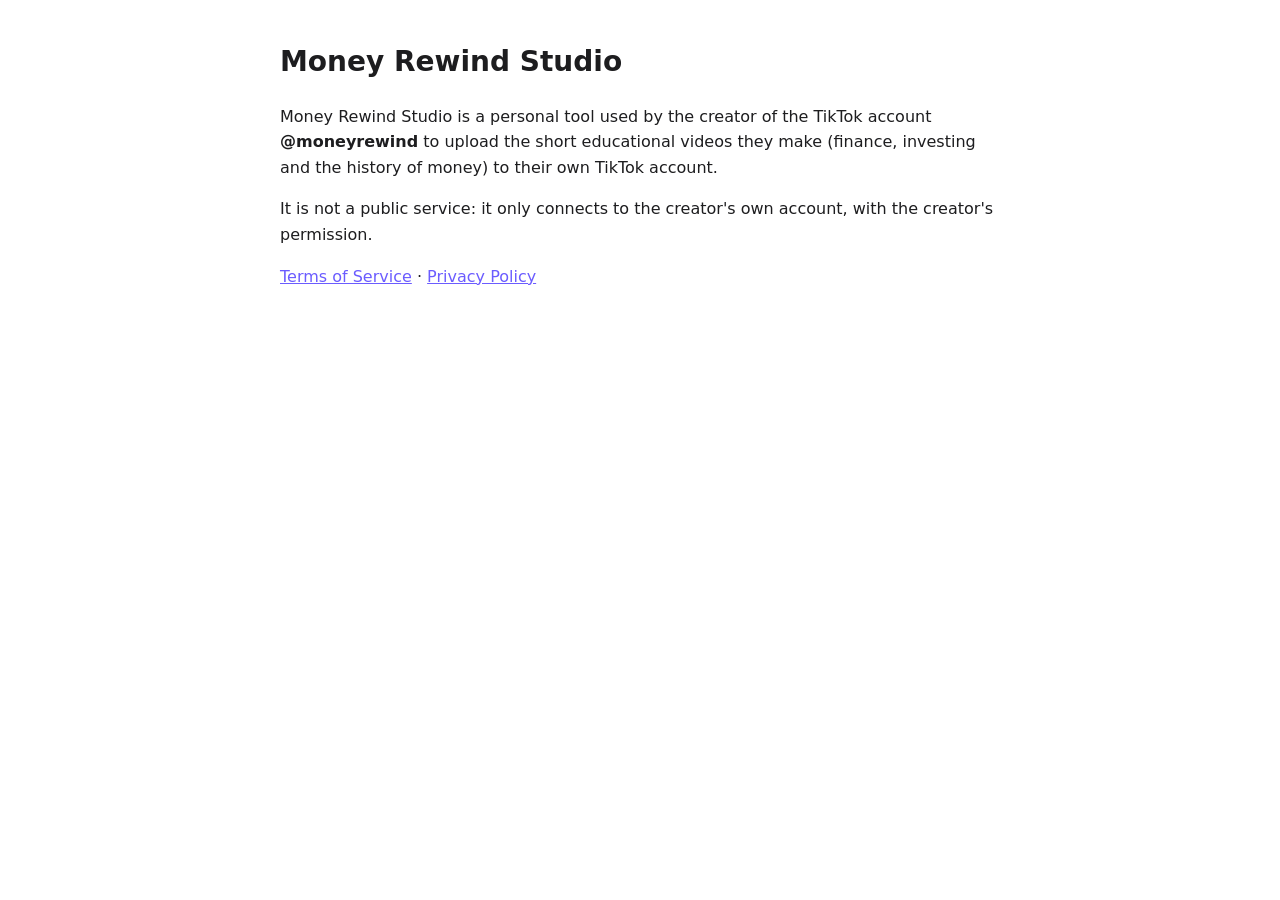
<file: index.html>
<!doctype html>
<html lang="en"><head><meta charset="utf-8"><meta name="viewport" content="width=device-width, initial-scale=1"><title>Money Rewind Studio</title><link rel="stylesheet" href="style.css"></head>
<body>
<h1>Money Rewind Studio</h1>
<p>Money Rewind Studio is a personal tool used by the creator of the TikTok account <b>@moneyrewind</b> to upload the short educational videos they make (finance, investing and the history of money) to their own TikTok account.</p>
<p>It is not a public service: it only connects to the creator's own account, with the creator's permission.</p>
<p><a href="terms/">Terms of Service</a> · <a href="privacy/">Privacy Policy</a></p>
</body></html>
</file>
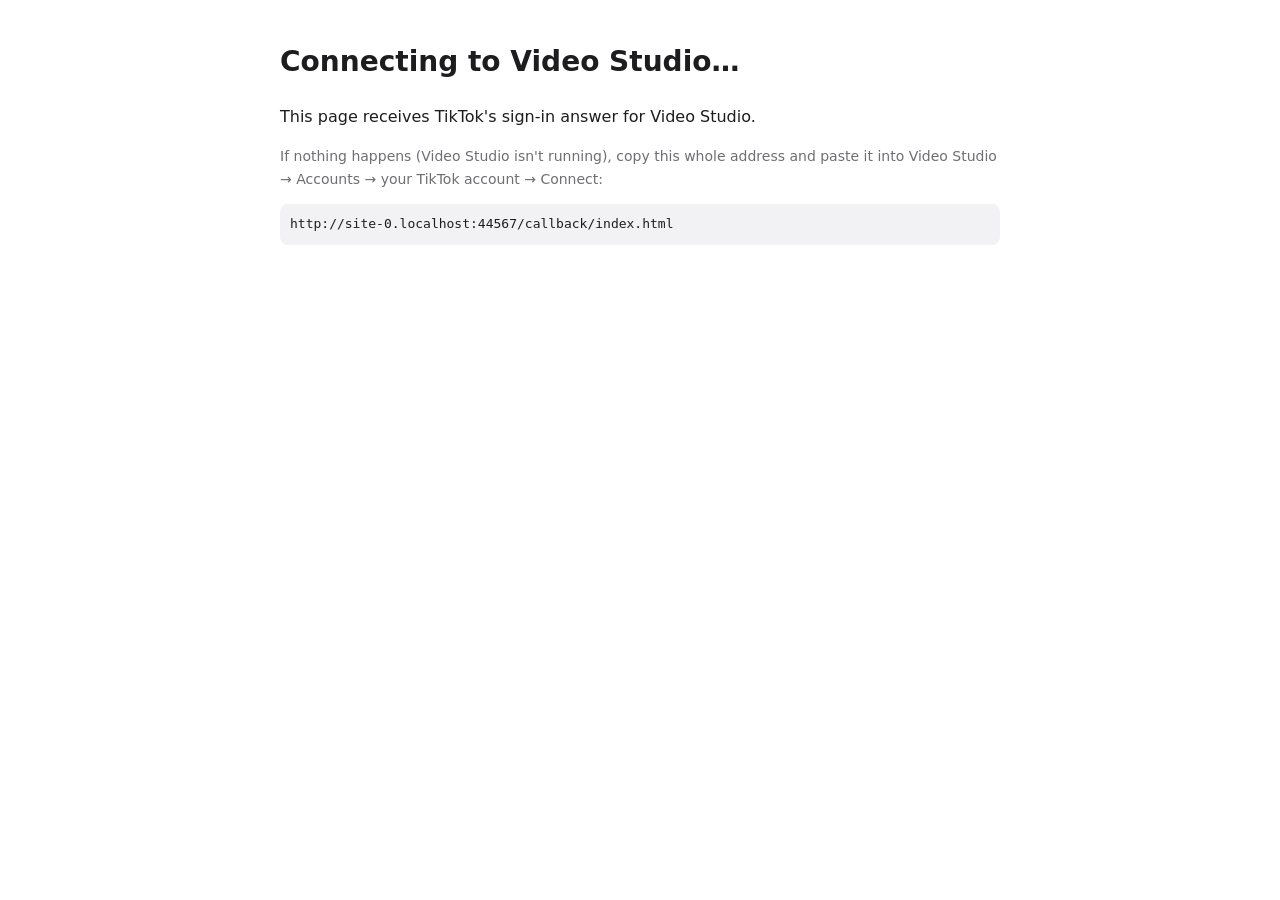
<file: callback/index.html>
<!doctype html>
<html lang="en"><head><meta charset="utf-8"><meta name="viewport" content="width=device-width, initial-scale=1"><title>Connecting to Video Studio…</title><link rel="stylesheet" href="../style.css"></head>
<body>
<h1>Connecting to Video Studio…</h1>
<p id="msg">Sending you back to Video Studio on this Mac.</p>
<p class="muted">If nothing happens (Video Studio isn't running), copy this whole address and paste it into Video Studio → Accounts → your TikTok account → Connect:</p>
<code id="addr"></code>
<script>
  document.getElementById("addr").textContent = location.href;
  if (location.search.includes("code=") || location.search.includes("error=")) {
    // Forward TikTok's answer to the Studio running on this computer.
    location.href = "http://localhost:4747/oauth/tiktok" + location.search;
  } else {
    document.getElementById("msg").textContent = "This page receives TikTok's sign-in answer for Video Studio.";
  }
</script>
</body></html>
</file>
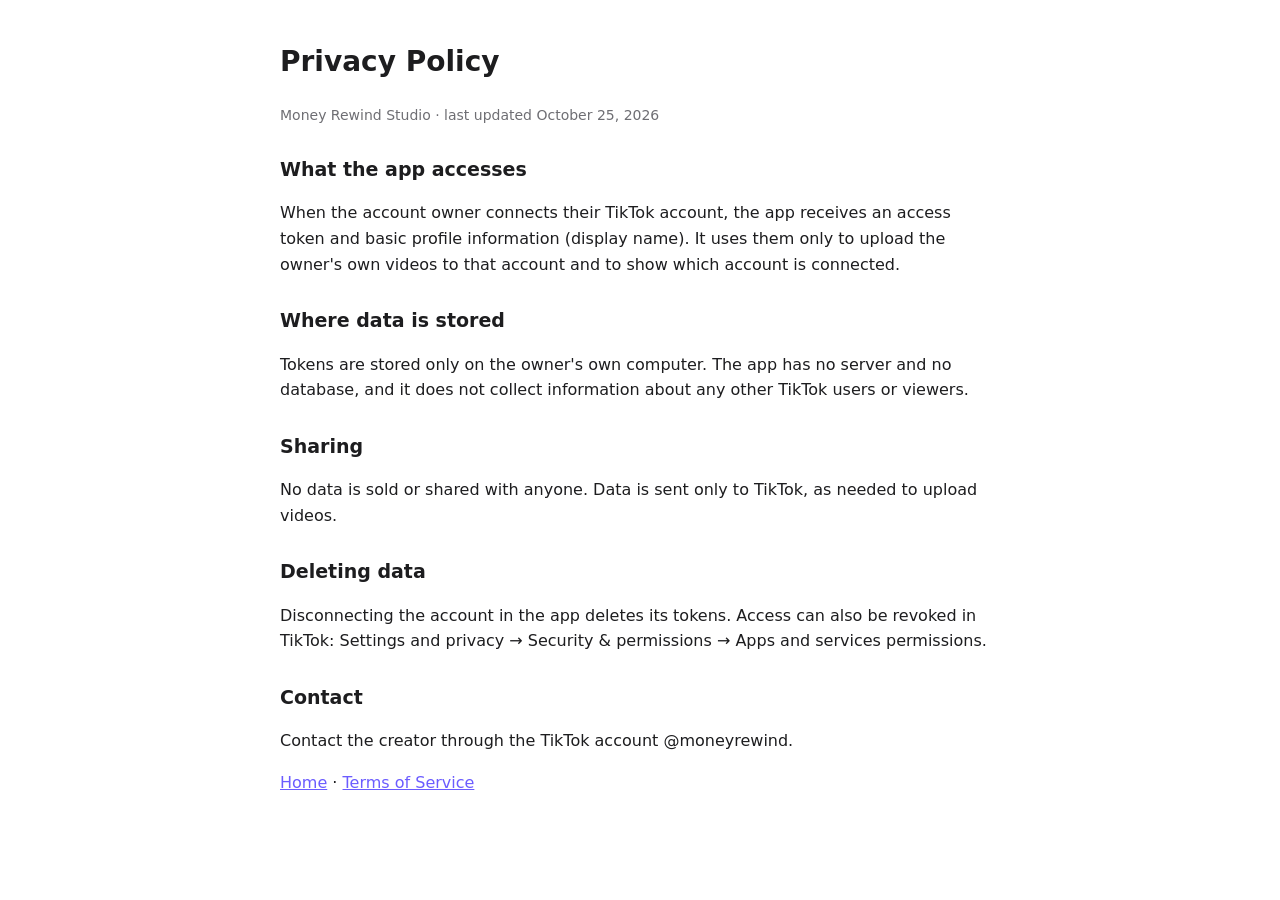
<file: privacy/index.html>
<!doctype html>
<html lang="en"><head><meta charset="utf-8"><meta name="viewport" content="width=device-width, initial-scale=1"><title>Privacy Policy</title><link rel="stylesheet" href="../style.css"></head>
<body>
<h1>Privacy Policy</h1>
<p class="muted">Money Rewind Studio · last updated October 25, 2026</p>
<h2>What the app accesses</h2>
<p>When the account owner connects their TikTok account, the app receives an access token and basic profile information (display name). It uses them only to upload the owner's own videos to that account and to show which account is connected.</p>
<h2>Where data is stored</h2>
<p>Tokens are stored only on the owner's own computer. The app has no server and no database, and it does not collect information about any other TikTok users or viewers.</p>
<h2>Sharing</h2>
<p>No data is sold or shared with anyone. Data is sent only to TikTok, as needed to upload videos.</p>
<h2>Deleting data</h2>
<p>Disconnecting the account in the app deletes its tokens. Access can also be revoked in TikTok: Settings and privacy → Security & permissions → Apps and services permissions.</p>
<h2>Contact</h2>
<p>Contact the creator through the TikTok account @moneyrewind.</p>
<p><a href="../">Home</a> · <a href="../terms/">Terms of Service</a></p>
</body></html>
</file>
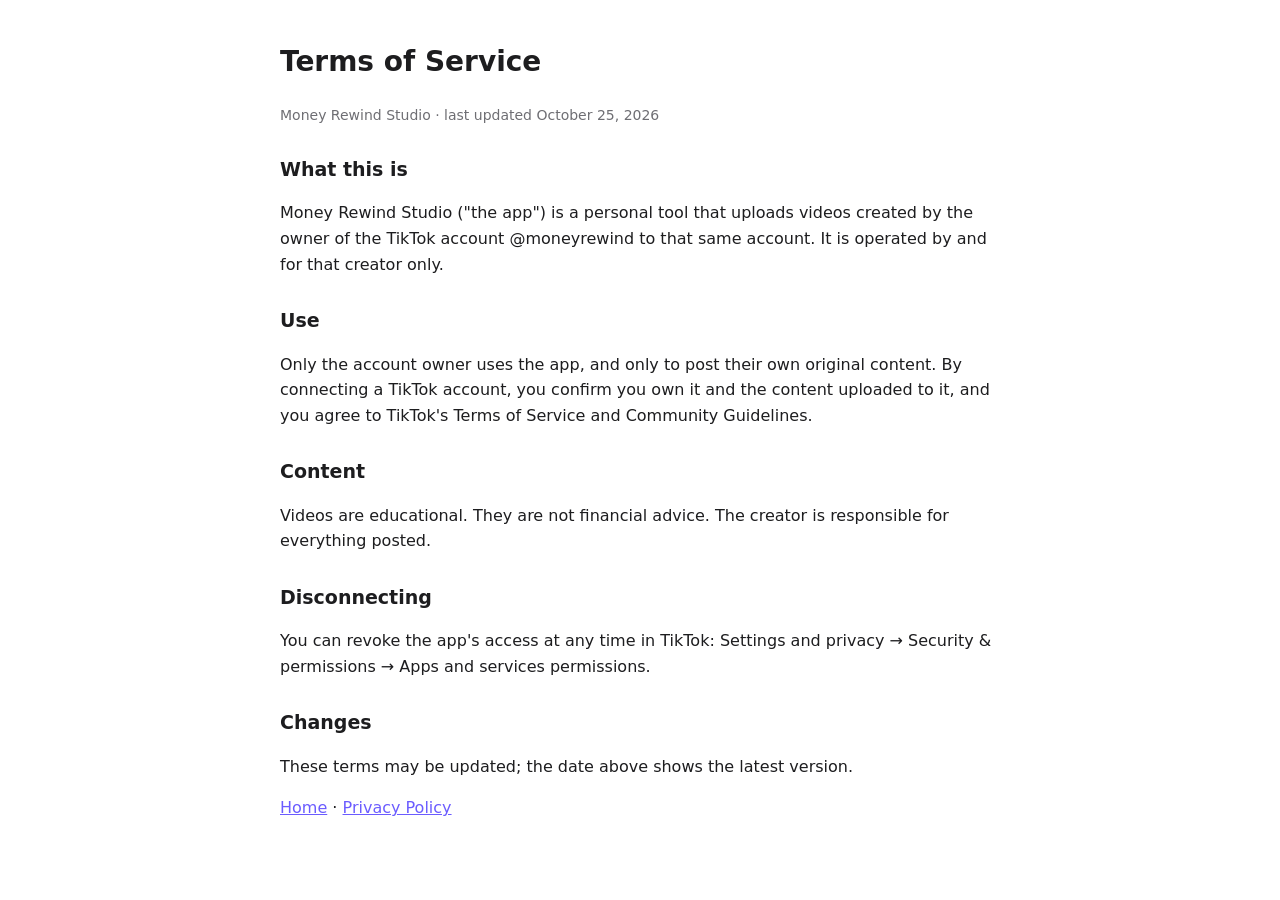
<file: terms/index.html>
<!doctype html>
<html lang="en"><head><meta charset="utf-8"><meta name="viewport" content="width=device-width, initial-scale=1"><title>Terms of Service</title><link rel="stylesheet" href="../style.css"></head>
<body>
<h1>Terms of Service</h1>
<p class="muted">Money Rewind Studio · last updated October 25, 2026</p>
<h2>What this is</h2>
<p>Money Rewind Studio ("the app") is a personal tool that uploads videos created by the owner of the TikTok account @moneyrewind to that same account. It is operated by and for that creator only.</p>
<h2>Use</h2>
<p>Only the account owner uses the app, and only to post their own original content. By connecting a TikTok account, you confirm you own it and the content uploaded to it, and you agree to TikTok's Terms of Service and Community Guidelines.</p>
<h2>Content</h2>
<p>Videos are educational. They are not financial advice. The creator is responsible for everything posted.</p>
<h2>Disconnecting</h2>
<p>You can revoke the app's access at any time in TikTok: Settings and privacy → Security & permissions → Apps and services permissions.</p>
<h2>Changes</h2>
<p>These terms may be updated; the date above shows the latest version.</p>
<p><a href="../">Home</a> · <a href="../privacy/">Privacy Policy</a></p>
</body></html>
</file>
<file: style.css>
body { font-family: -apple-system, system-ui, sans-serif; max-width: 720px; margin: 40px auto; padding: 0 20px; line-height: 1.6; color: #1d1d1f; background: #fff; }
h1 { font-size: 28px; } h2 { font-size: 19px; margin-top: 28px; }
a { color: #6b5cff; } .muted { color: #6e6e73; font-size: 14px; }
code { background: #f2f2f5; padding: 10px; display: block; word-break: break-all; border-radius: 8px; }
</file>
